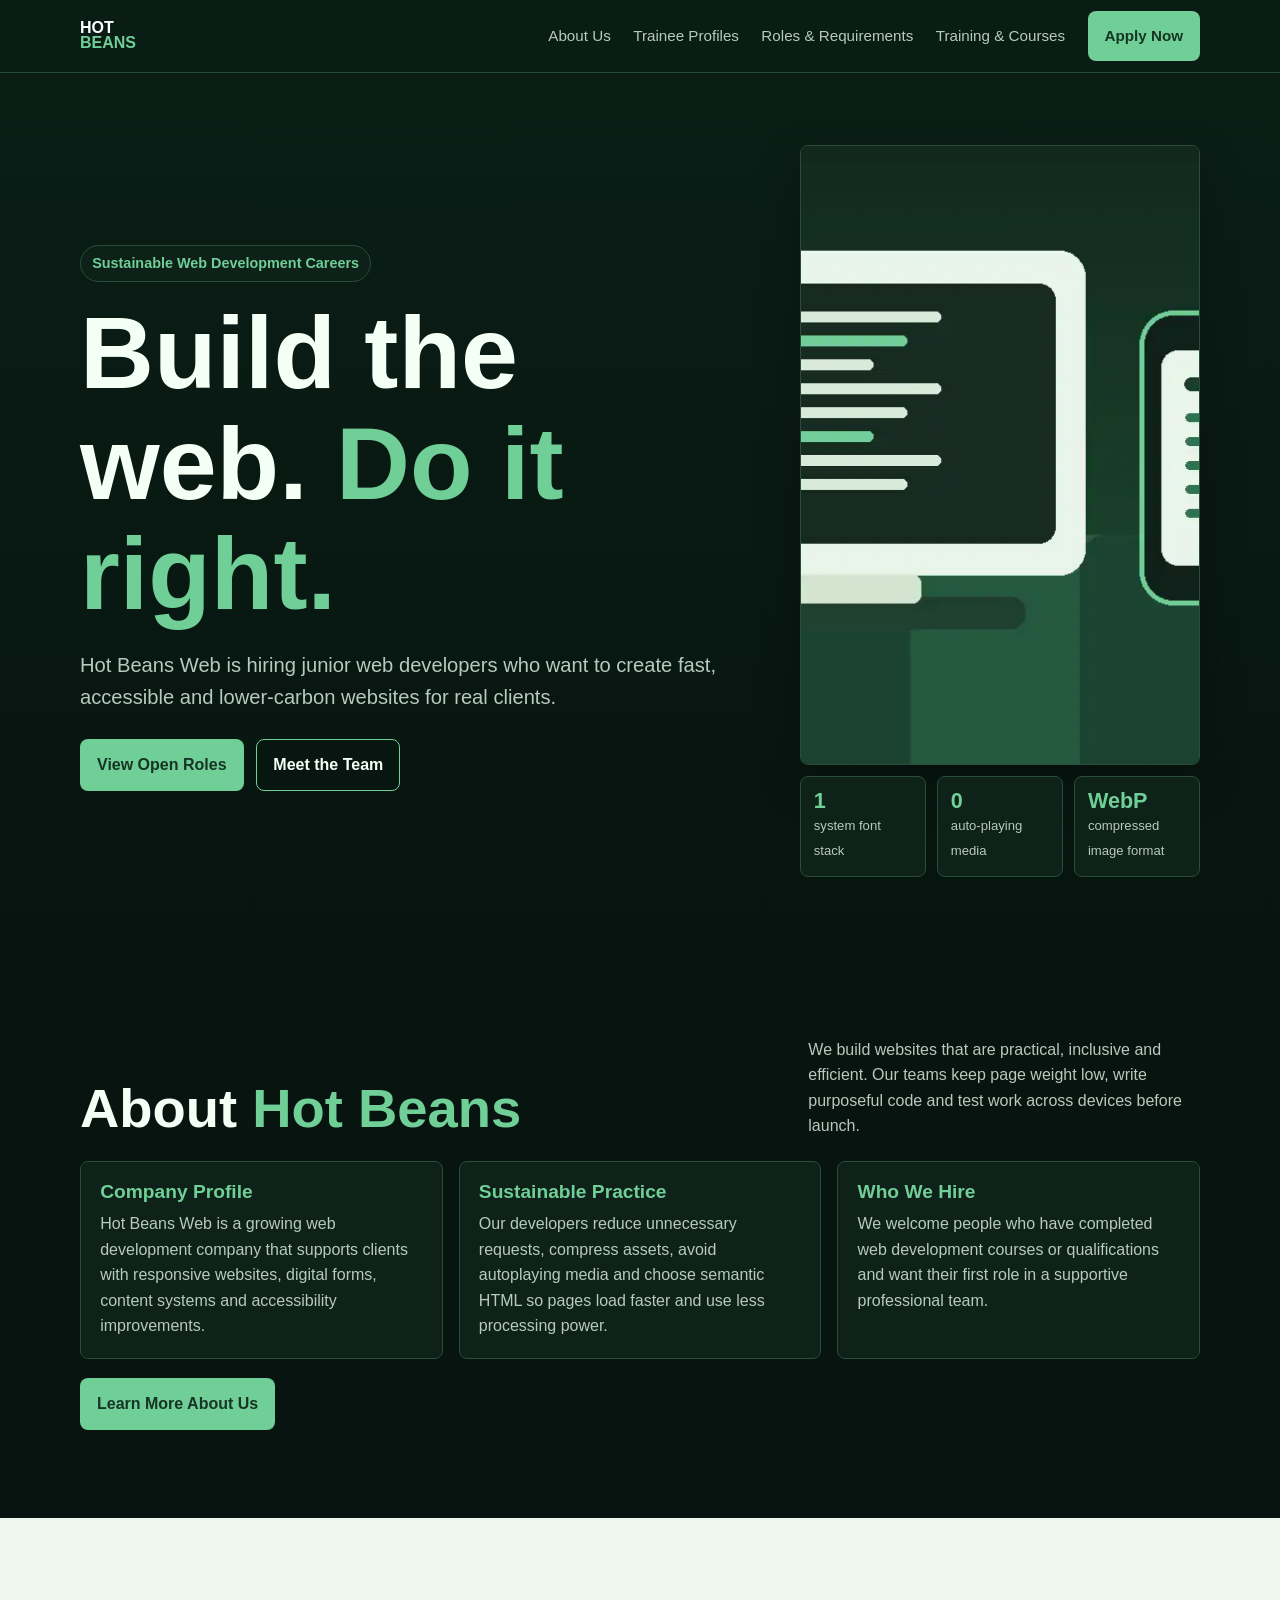
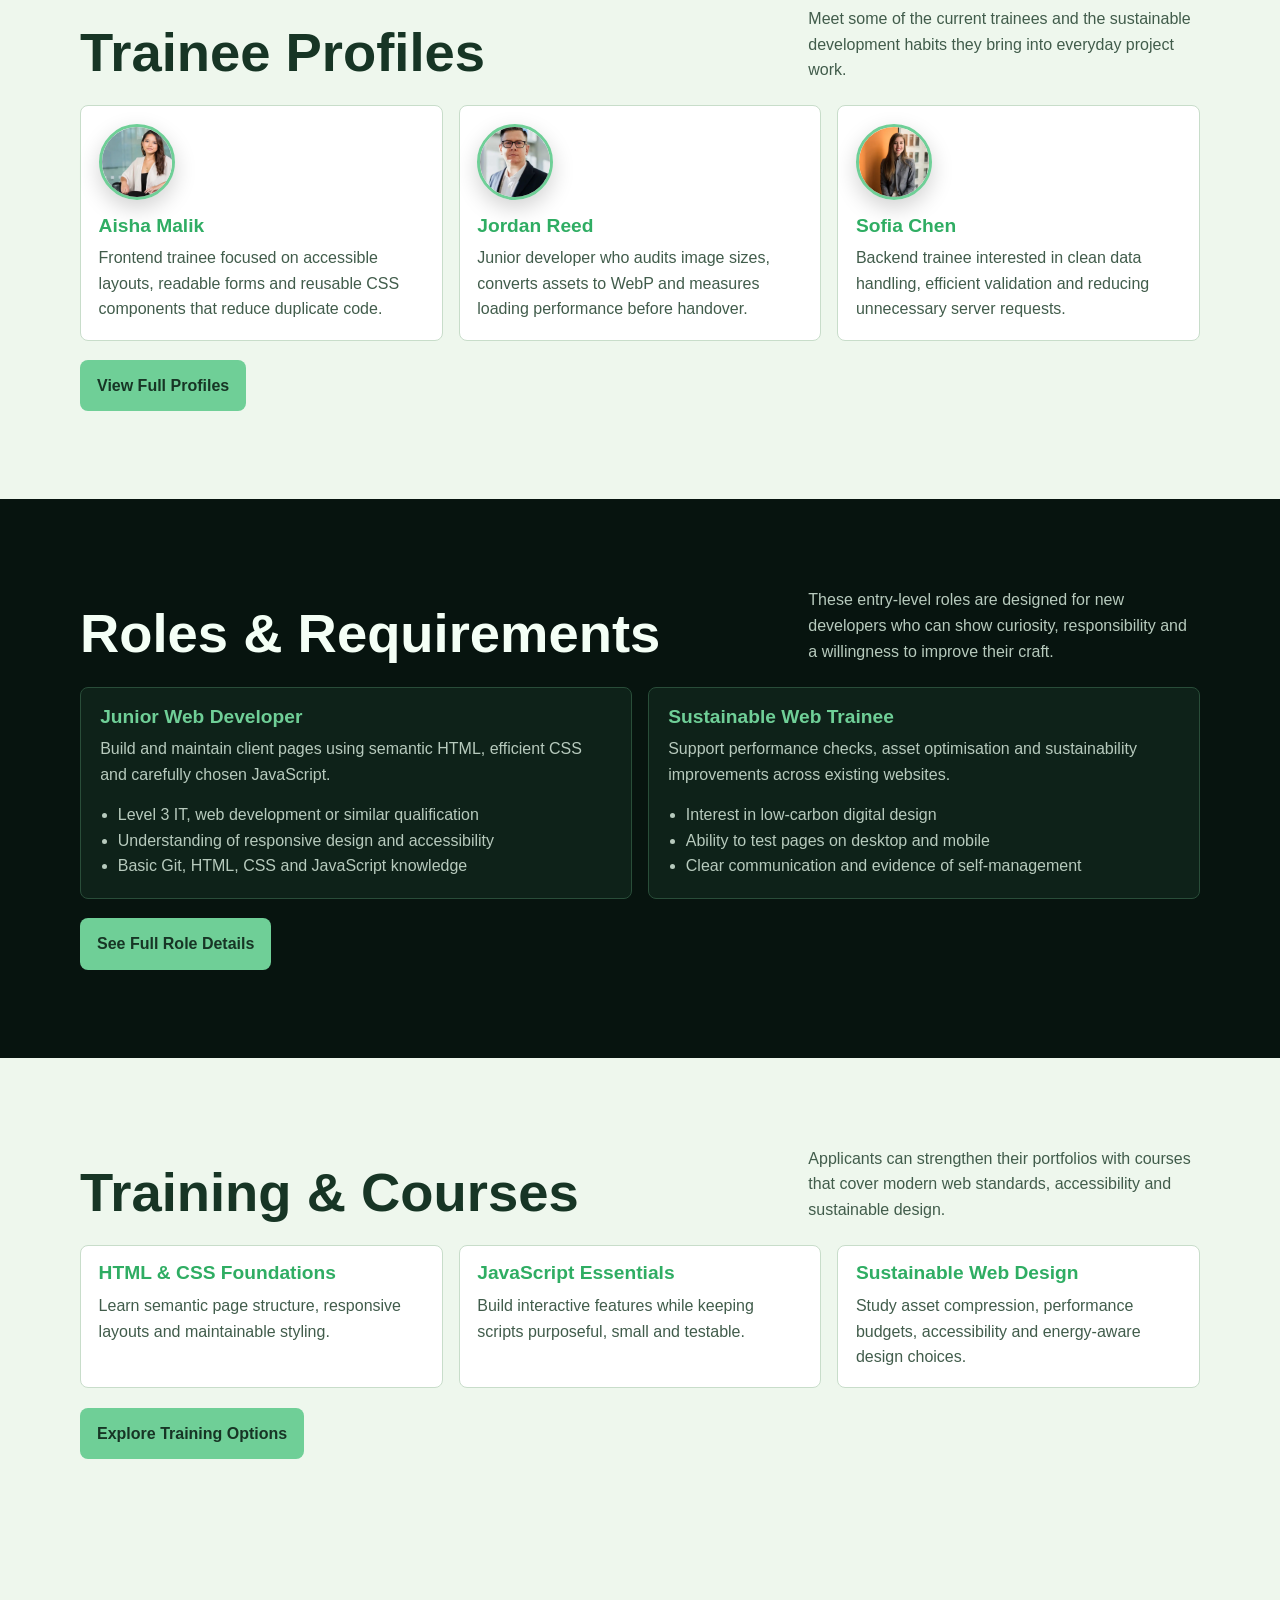
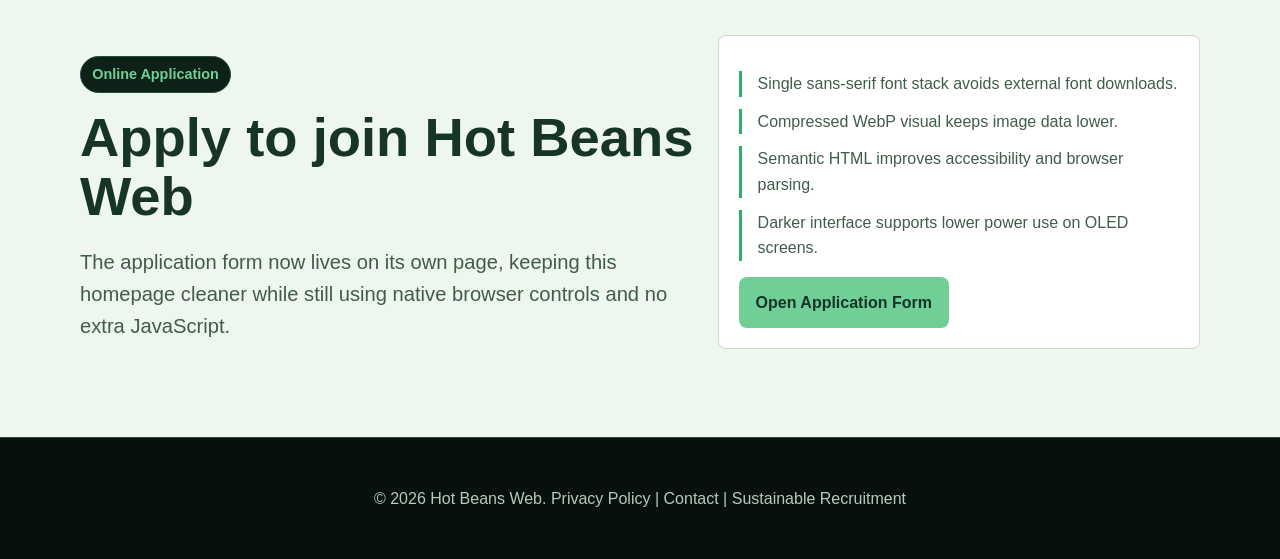
<file: index.html>
<!doctype html>
<html lang="en">
<head>
  <meta charset="utf-8">
  <meta name="viewport" content="width=device-width, initial-scale=1">
  <meta name="description" content="Hot Beans Web recruitment page for trainee web developers interested in sustainable, accessible website development.">
  <meta name="theme-color" content="#07140f">
  <link rel="preload" href="./assets/low-carbon-workspace.webp" as="image" type="image/webp">
  <title>Hot Beans Web | Sustainable Web Careers</title>
  <link rel="stylesheet" href="style.css">
</head>
<body>
  <a class="skip-link" href="#main">Skip to content</a>
  <header>
    <nav class="nav" aria-label="Main navigation">
      <a class="brand" href="#top" aria-label="Hot Beans Web home">HOT <span>BEANS</span></a>
      <input class="nav-toggle" type="checkbox" id="nav-toggle" aria-label="Toggle navigation">
      <label class="menu-button" for="nav-toggle" aria-label="Open navigation"><span class="menu-icon"></span></label>
      <ul class="nav-links">
        <li><a href="about.html">About Us</a></li>
        <li><a href="trainee.html">Trainee Profiles</a></li>
        <li><a href="roles.html">Roles &amp; Requirements</a></li>
        <li><a href="training.html">Training &amp; Courses</a></li>
        <li><a class="button apply" href="form.html">Apply Now</a></li>
      </ul>
    </nav>
  </header>

  <main id="main">
    <section class="hero" id="top">
      <div class="wrap hero-grid">
        <div>
          <p class="eyebrow">Sustainable Web Development Careers</p>
          <h1>Build the web. <span>Do it right.</span></h1>
          <p class="lead">Hot Beans Web is hiring junior web developers who want to create fast, accessible and lower-carbon websites for real clients.</p>
          <div class="hero-actions">
            <a class="button" href="roles.html">View Open Roles</a>
            <a class="button secondary" href="trainee.html">Meet the Team</a>
          </div>
        </div>
        <div class="hero-media" aria-label="Low-carbon web development workspace illustration">
          <img src="./assets/low-carbon-workspace.webp" width="960" height="620" alt="Illustration of a dark low-carbon web development workspace with laptop, mobile preview and green interface elements" fetchpriority="high">
          <div class="stats" aria-label="Website sustainability highlights">
            <div class="stat"><strong>1</strong><span>system font stack</span></div>
            <div class="stat"><strong>0</strong><span>auto-playing media</span></div>
            <div class="stat"><strong>WebP</strong><span>compressed image format</span></div>
          </div>
        </div>
      </div>
    </section>

    <section id="about">
      <div class="wrap">
        <div class="section-head">
          <h2>About <span class="accent">Hot Beans</span></h2>
          <p>We build websites that are practical, inclusive and efficient. Our teams keep page weight low, write purposeful code and test work across devices before launch.</p>
        </div>
        <div class="cards">
          <article class="card">
            <h3>Company Profile</h3>
            <p>Hot Beans Web is a growing web development company that supports clients with responsive websites, digital forms, content systems and accessibility improvements.</p>
          </article>
          <article class="card">
            <h3>Sustainable Practice</h3>
            <p>Our developers reduce unnecessary requests, compress assets, avoid autoplaying media and choose semantic HTML so pages load faster and use less processing power.</p>
          </article>
          <article class="card">
            <h3>Who We Hire</h3>
            <p>We welcome people who have completed web development courses or qualifications and want their first role in a supportive professional team.</p>
          </article>
        </div>
        <div class="section-action">
          <a class="button" href="about.html">Learn More About Us</a>
        </div>
      </div>
    </section>

    <section class="light" id="trainees">
      <div class="wrap">
        <div class="section-head">
          <h2>Trainee Profiles</h2>
          <p>Meet some of the current trainees and the sustainable development habits they bring into everyday project work.</p>
        </div>
        <div class="profiles">
          <article class="profile">
            <img class="avatar" src="./assets/aisha-malik.webp" width="420" height="420" alt="Portrait of Aisha Malik" loading="lazy">
            <h3>Aisha Malik</h3>
            <p>Frontend trainee focused on accessible layouts, readable forms and reusable CSS components that reduce duplicate code.</p>
          </article>
          <article class="profile">
            <img class="avatar" src="./assets/jordan-reed.webp" width="420" height="420" alt="Portrait of Jordan Reed" loading="lazy">
            <h3>Jordan Reed</h3>
            <p>Junior developer who audits image sizes, converts assets to WebP and measures loading performance before handover.</p>
          </article>
          <article class="profile">
            <img class="avatar" src="./assets/sofia-chen.webp" width="420" height="420" alt="Portrait of Sofia Chen" loading="lazy">
            <h3>Sofia Chen</h3>
            <p>Backend trainee interested in clean data handling, efficient validation and reducing unnecessary server requests.</p>
          </article>
        </div>
        <div class="section-action">
          <a class="button" href="trainee.html">View Full Profiles</a>
        </div>
      </div>
    </section>

    <section id="roles">
      <div class="wrap">
        <div class="section-head">
          <h2>Roles &amp; Requirements</h2>
          <p>These entry-level roles are designed for new developers who can show curiosity, responsibility and a willingness to improve their craft.</p>
        </div>
        <div class="roles">
          <article class="role">
            <h3>Junior Web Developer</h3>
            <p>Build and maintain client pages using semantic HTML, efficient CSS and carefully chosen JavaScript.</p>
            <ul>
              <li>Level 3 IT, web development or similar qualification</li>
              <li>Understanding of responsive design and accessibility</li>
              <li>Basic Git, HTML, CSS and JavaScript knowledge</li>
            </ul>
          </article>
          <article class="role">
            <h3>Sustainable Web Trainee</h3>
            <p>Support performance checks, asset optimisation and sustainability improvements across existing websites.</p>
            <ul>
              <li>Interest in low-carbon digital design</li>
              <li>Ability to test pages on desktop and mobile</li>
              <li>Clear communication and evidence of self-management</li>
            </ul>
          </article>
        </div>
        <div class="section-action">
          <a class="button" href="roles.html">See Full Role Details</a>
        </div>
      </div>
    </section>

    <section class="light" id="courses">
      <div class="wrap">
        <div class="section-head">
          <h2>Training &amp; Courses</h2>
          <p>Applicants can strengthen their portfolios with courses that cover modern web standards, accessibility and sustainable design.</p>
        </div>
        <div class="course-grid">
          <article class="course">
            <h3>HTML &amp; CSS Foundations</h3>
            <p>Learn semantic page structure, responsive layouts and maintainable styling.</p>
          </article>
          <article class="course">
            <h3>JavaScript Essentials</h3>
            <p>Build interactive features while keeping scripts purposeful, small and testable.</p>
          </article>
          <article class="course">
            <h3>Sustainable Web Design</h3>
            <p>Study asset compression, performance budgets, accessibility and energy-aware design choices.</p>
          </article>
        </div>
        <div class="section-action">
          <a class="button" href="training.html">Explore Training Options</a>
        </div>
      </div>
    </section>

    <section id="apply" class="light">
      <div class="wrap split-cta">
        <div>
          <p class="eyebrow">Online Application</p>
          <h2>Apply to join Hot Beans Web</h2>
          <p class="lead">The application form now lives on its own page, keeping this homepage cleaner while still using native browser controls and no extra JavaScript.</p>
        </div>
        <div class="form-panel">
          <ul class="sustainability-list">
            <li>Single sans-serif font stack avoids external font downloads.</li>
            <li>Compressed WebP visual keeps image data lower.</li>
            <li>Semantic HTML improves accessibility and browser parsing.</li>
            <li>Darker interface supports lower power use on OLED screens.</li>
          </ul>
          <a class="button apply-cta" href="form.html">Open Application Form</a>
        </div>
      </div>
    </section>
  </main>

  <footer>
    <div class="wrap">
      <p>&copy; 2026 Hot Beans Web. Privacy Policy | Contact | Sustainable Recruitment</p>
    </div>
  </footer>
</body>
</html>
</file>
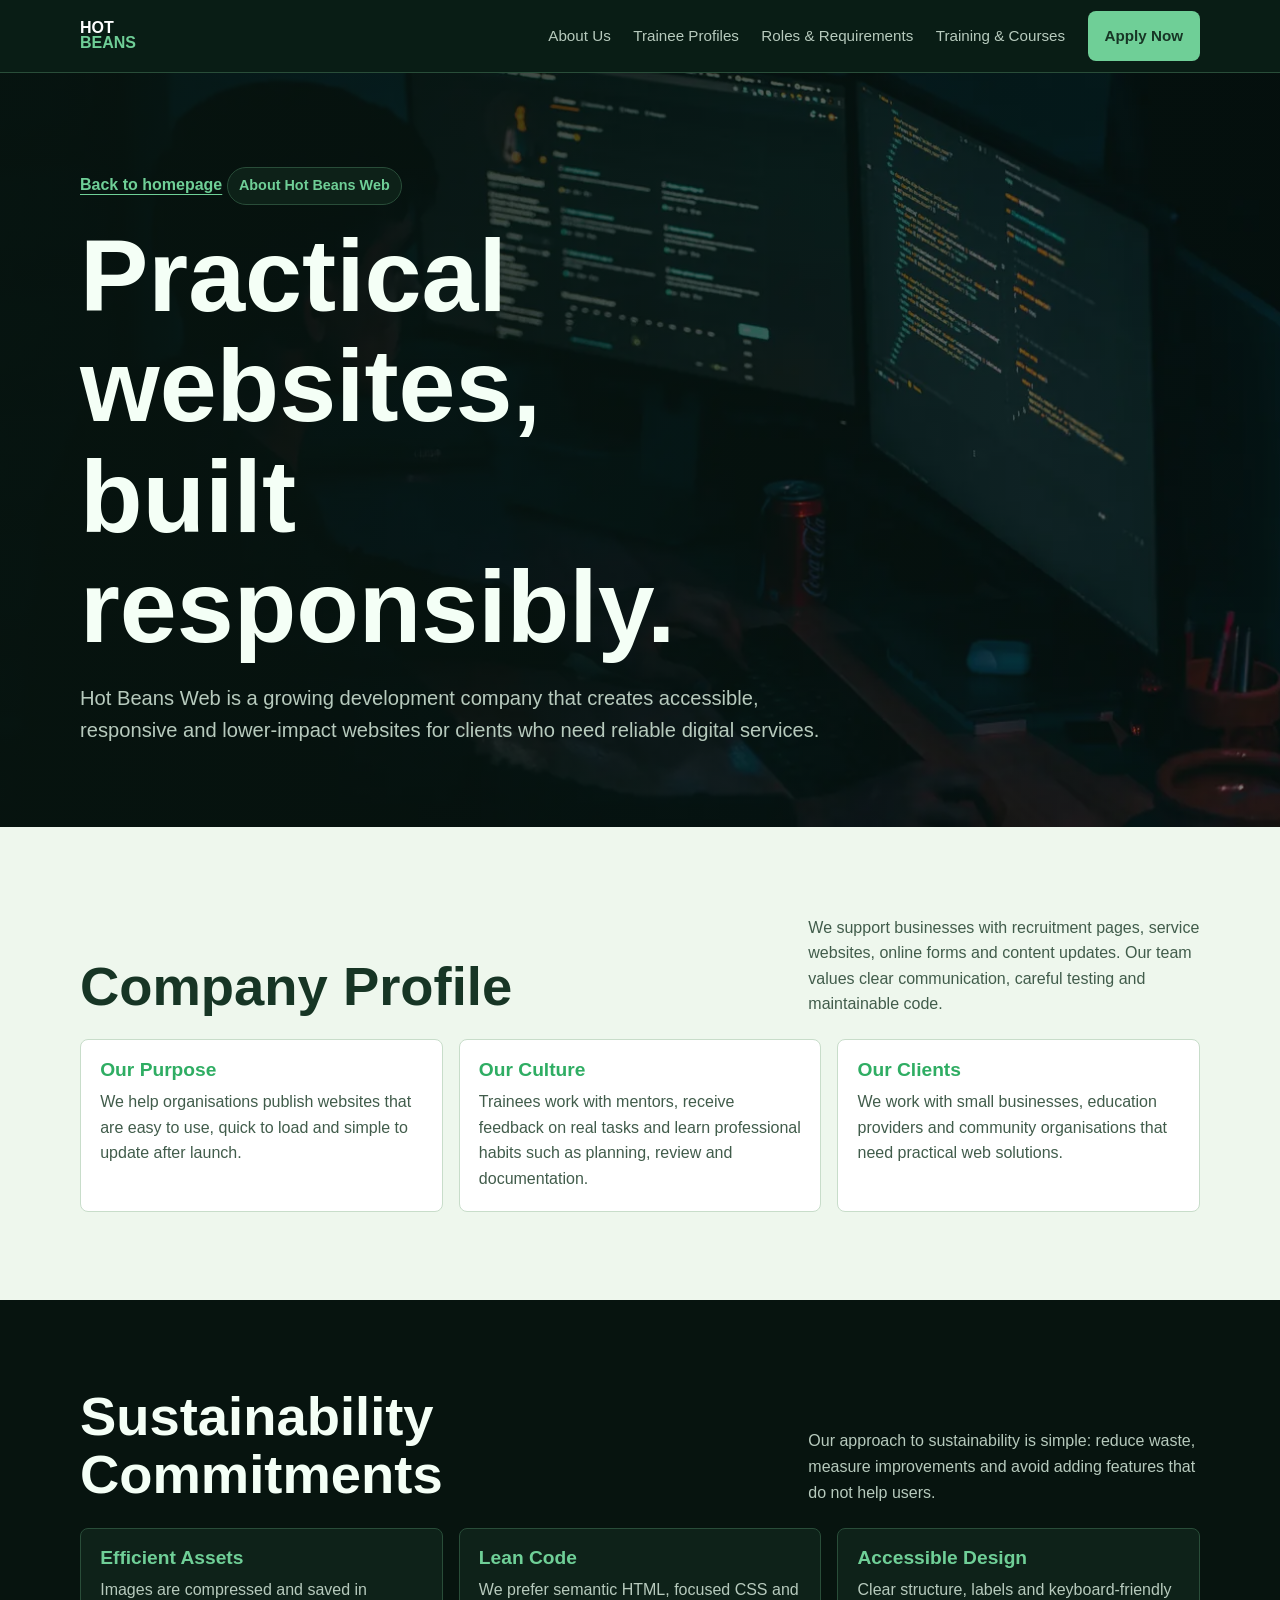
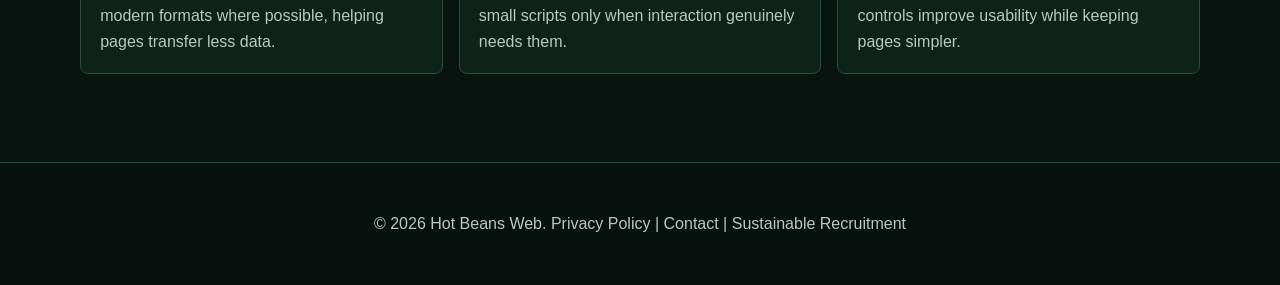
<file: about.html>
<!doctype html>
<html lang="en">
<head>
  <meta charset="utf-8">
  <meta name="viewport" content="width=device-width, initial-scale=1">
  <meta name="description" content="Learn about Hot Beans Web, its values, sustainability commitments and workplace culture.">
  <meta name="theme-color" content="#07140f">
  <title>About Us | Hot Beans Web</title>
  <link rel="stylesheet" href="style.css">
</head>
<body>
  <a class="skip-link" href="#main">Skip to content</a>
  <header>
    <nav class="nav" aria-label="Main navigation">
      <a class="brand" href="index.html" aria-label="Hot Beans Web home">HOT <span>BEANS</span></a>
      <input class="nav-toggle" type="checkbox" id="nav-toggle" aria-label="Toggle navigation">
      <label class="menu-button" for="nav-toggle" aria-label="Open navigation"><span class="menu-icon"></span></label>
      <ul class="nav-links">
        <li><a href="about.html">About Us</a></li>
        <li><a href="trainee.html">Trainee Profiles</a></li>
        <li><a href="roles.html">Roles &amp; Requirements</a></li>
        <li><a href="training.html">Training &amp; Courses</a></li>
        <li><a class="button apply" href="form.html">Apply Now</a></li>
      </ul>
    </nav>
  </header>

  <main id="main">
    <section class="page-hero about-hero">
      <div class="wrap">
        <a class="back-link" href="index.html">Back to homepage</a>
        <p class="eyebrow">About Hot Beans Web</p>
        <h1>Practical websites, built responsibly.</h1>
        <p class="lead">Hot Beans Web is a growing development company that creates accessible, responsive and lower-impact websites for clients who need reliable digital services.</p>
      </div>
    </section>

    <section class="light">
      <div class="wrap">
        <div class="section-head">
          <h2>Company Profile</h2>
          <p>We support businesses with recruitment pages, service websites, online forms and content updates. Our team values clear communication, careful testing and maintainable code.</p>
        </div>
        <div class="cards">
          <article class="card">
            <h3>Our Purpose</h3>
            <p>We help organisations publish websites that are easy to use, quick to load and simple to update after launch.</p>
          </article>
          <article class="card">
            <h3>Our Culture</h3>
            <p>Trainees work with mentors, receive feedback on real tasks and learn professional habits such as planning, review and documentation.</p>
          </article>
          <article class="card">
            <h3>Our Clients</h3>
            <p>We work with small businesses, education providers and community organisations that need practical web solutions.</p>
          </article>
        </div>
      </div>
    </section>

    <section>
      <div class="wrap">
        <div class="section-head">
          <h2>Sustainability Commitments</h2>
          <p>Our approach to sustainability is simple: reduce waste, measure improvements and avoid adding features that do not help users.</p>
        </div>
        <div class="cards">
          <article class="card">
            <h3>Efficient Assets</h3>
            <p>Images are compressed and saved in modern formats where possible, helping pages transfer less data.</p>
          </article>
          <article class="card">
            <h3>Lean Code</h3>
            <p>We prefer semantic HTML, focused CSS and small scripts only when interaction genuinely needs them.</p>
          </article>
          <article class="card">
            <h3>Accessible Design</h3>
            <p>Clear structure, labels and keyboard-friendly controls improve usability while keeping pages simpler.</p>
          </article>
        </div>
      </div>
    </section>
  </main>

  <footer>
    <div class="wrap">
      <p>&copy; 2026 Hot Beans Web. Privacy Policy | Contact | Sustainable Recruitment</p>
    </div>
  </footer>
</body>
</html>
</file>
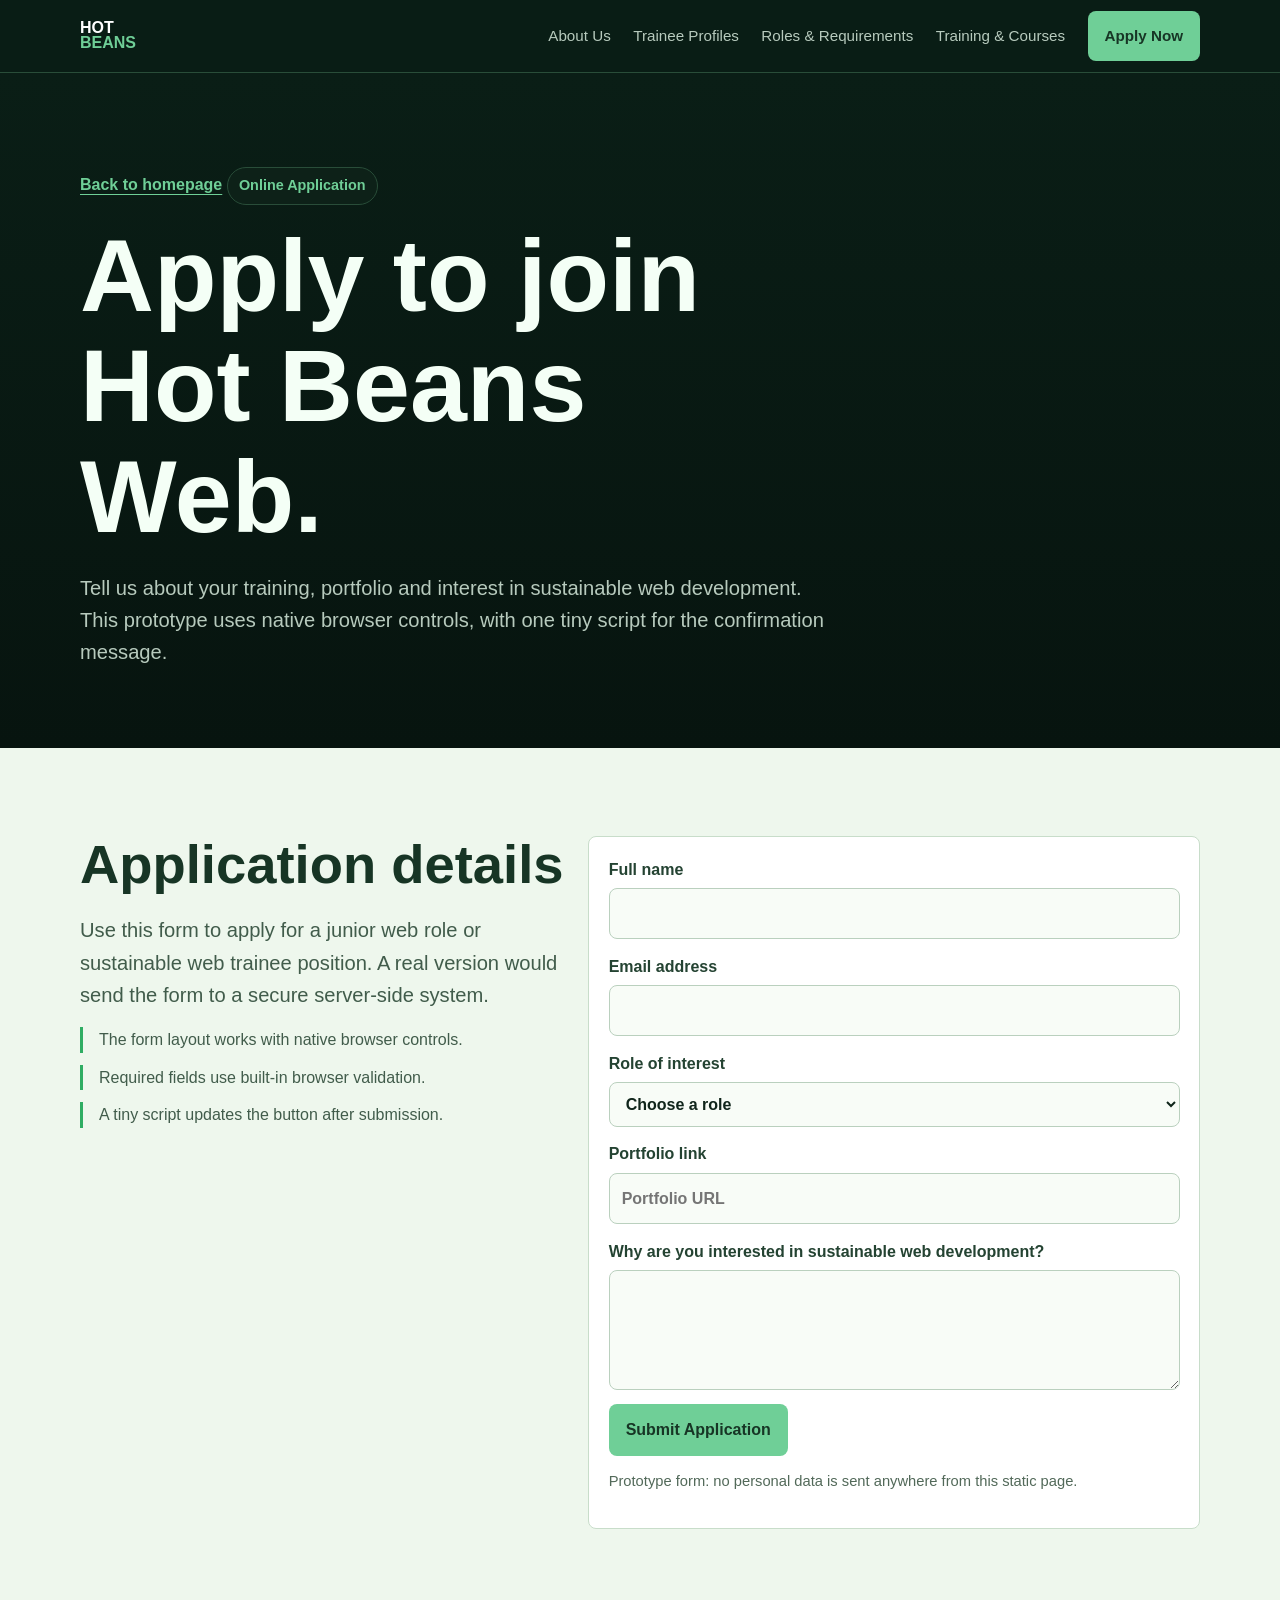
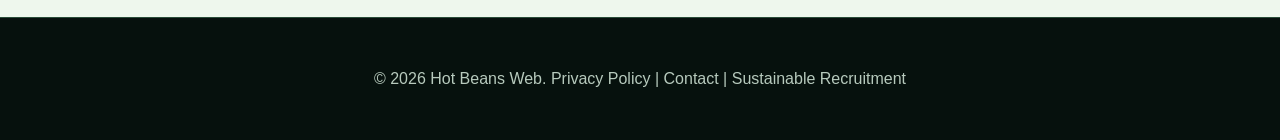
<file: form.html>
<!doctype html>
<html lang="en">
<head>
  <meta charset="utf-8">
  <meta name="viewport" content="width=device-width, initial-scale=1">
  <meta name="description" content="Apply for junior web developer and sustainable web trainee roles at Hot Beans Web.">
  <meta name="theme-color" content="#07140f">
  <title>Apply Now | Hot Beans Web</title>
  <link rel="stylesheet" href="style.css">
  <script src="script.js" defer></script>
</head>
<body>
  <a class="skip-link" href="#main">Skip to content</a>
  <header>
    <nav class="nav" aria-label="Main navigation">
      <a class="brand" href="index.html" aria-label="Hot Beans Web home">HOT <span>BEANS</span></a>
      <input class="nav-toggle" type="checkbox" id="nav-toggle" aria-label="Toggle navigation">
      <label class="menu-button" for="nav-toggle" aria-label="Open navigation"><span class="menu-icon"></span></label>
      <ul class="nav-links">
        <li><a href="about.html">About Us</a></li>
        <li><a href="trainee.html">Trainee Profiles</a></li>
        <li><a href="roles.html">Roles &amp; Requirements</a></li>
        <li><a href="training.html">Training &amp; Courses</a></li>
        <li><a class="button apply" href="form.html">Apply Now</a></li>
      </ul>
    </nav>
  </header>

  <main id="main">
    <section class="page-hero">
      <div class="wrap">
        <a class="back-link" href="index.html">Back to homepage</a>
        <p class="eyebrow">Online Application</p>
        <h1>Apply to join Hot Beans Web.</h1>
        <p class="lead">Tell us about your training, portfolio and interest in sustainable web development. This prototype uses native browser controls, with one tiny script for the confirmation message.</p>
      </div>
    </section>

    <section class="light">
      <div class="wrap form-grid">
        <div>
          <h2>Application details</h2>
          <p class="lead">Use this form to apply for a junior web role or sustainable web trainee position. A real version would send the form to a secure server-side system.</p>
          <ul class="sustainability-list">
            <li>The form layout works with native browser controls.</li>
            <li>Required fields use built-in browser validation.</li>
            <li>A tiny script updates the button after submission.</li>
          </ul>
        </div>
        <form class="form-panel" action="#" method="post" data-application-form>
          <label>
            Full name
            <input name="name" autocomplete="name" required>
          </label>
          <label>
            Email address
            <input type="email" name="email" autocomplete="email" required>
          </label>
          <label>
            Role of interest
            <select name="role" autocomplete="organization-title" required>
              <option value="">Choose a role</option>
              <option>Junior Web Developer</option>
              <option>Sustainable Web Trainee</option>
              <option>Work Experience Placement</option>
            </select>
          </label>
          <label>
            Portfolio link
            <input type="url" name="portfolio" placeholder="Portfolio URL" autocomplete="url">
          </label>
          <label>
            Why are you interested in sustainable web development?
            <textarea name="message" autocomplete="off" required></textarea>
          </label>
          <button class="button" type="submit" data-submit-button>Submit Application</button>
          <p class="note" data-form-message>Prototype form: no personal data is sent anywhere from this static page.</p>
        </form>
      </div>
    </section>
  </main>

  <footer>
    <div class="wrap">
      <p>&copy; 2026 Hot Beans Web. Privacy Policy | Contact | Sustainable Recruitment</p>
    </div>
  </footer>
</body>
</html>
</file>
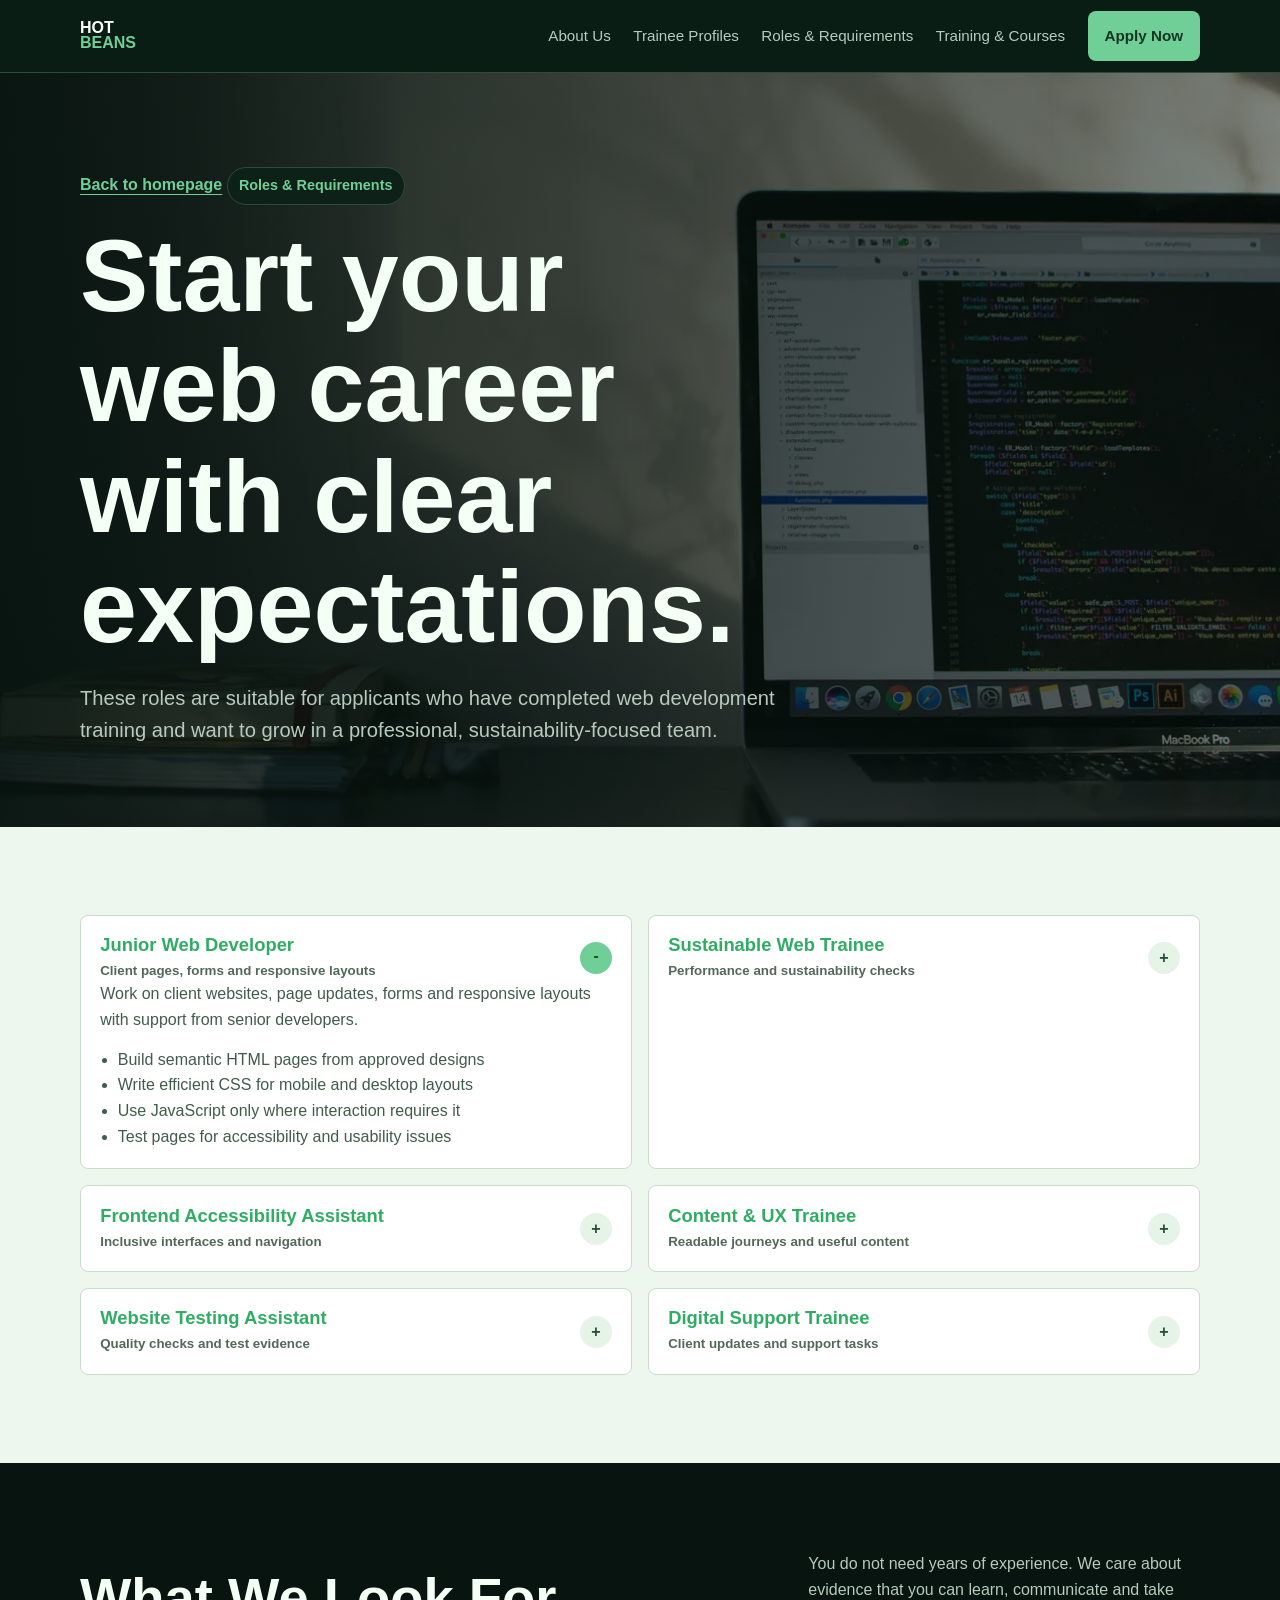
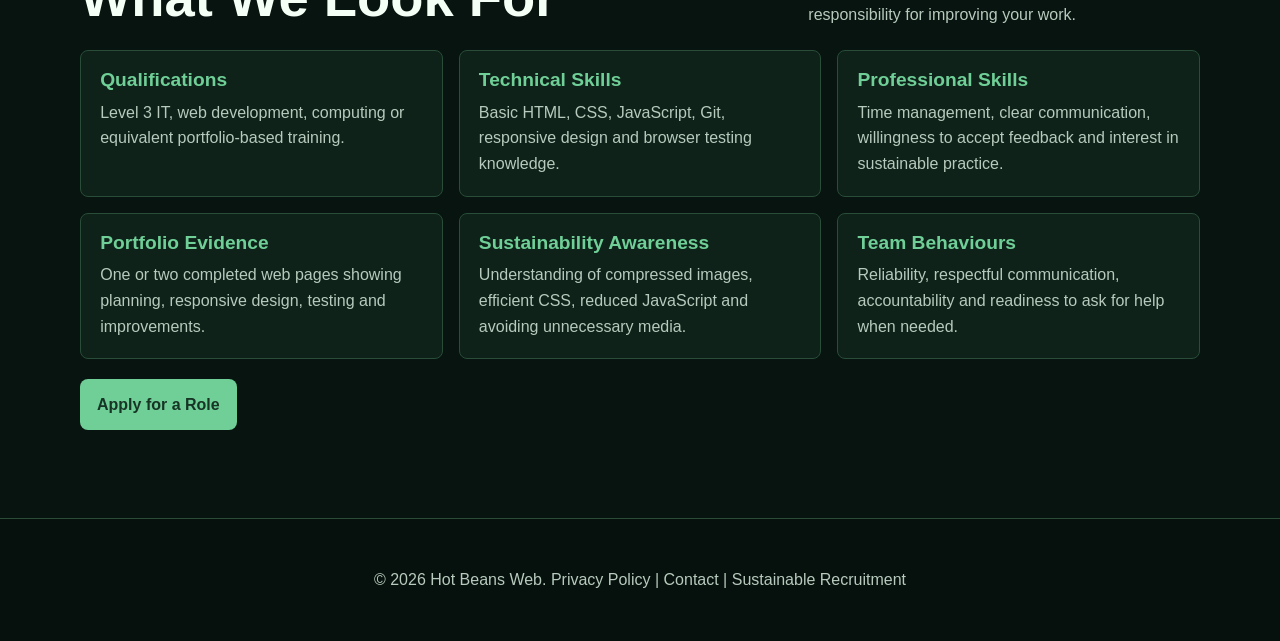
<file: roles.html>
<!doctype html>
<html lang="en">
<head>
  <meta charset="utf-8">
  <meta name="viewport" content="width=device-width, initial-scale=1">
  <meta name="description" content="Job roles, responsibilities and qualification requirements for Hot Beans Web applicants.">
  <meta name="theme-color" content="#07140f">
  <title>Roles & Requirements | Hot Beans Web</title>
  <link rel="stylesheet" href="style.css">
</head>
<body>
  <a class="skip-link" href="#main">Skip to content</a>
  <header>
    <nav class="nav" aria-label="Main navigation">
      <a class="brand" href="index.html" aria-label="Hot Beans Web home">HOT <span>BEANS</span></a>
      <input class="nav-toggle" type="checkbox" id="nav-toggle" aria-label="Toggle navigation">
      <label class="menu-button" for="nav-toggle" aria-label="Open navigation"><span class="menu-icon"></span></label>
      <ul class="nav-links">
        <li><a href="about.html">About Us</a></li>
        <li><a href="trainee.html">Trainee Profiles</a></li>
        <li><a href="roles.html">Roles &amp; Requirements</a></li>
        <li><a href="training.html">Training &amp; Courses</a></li>
        <li><a class="button apply" href="form.html">Apply Now</a></li>
      </ul>
    </nav>
  </header>

  <main id="main">
    <section class="page-hero roles-hero">
      <div class="wrap">
        <a class="back-link" href="index.html">Back to homepage</a>
        <p class="eyebrow">Roles &amp; Requirements</p>
        <h1>Start your web career with clear expectations.</h1>
        <p class="lead">These roles are suitable for applicants who have completed web development training and want to grow in a professional, sustainability-focused team.</p>
      </div>
    </section>

    <section class="light">
      <div class="wrap">
        <div class="roles">
          <details class="role interactive-card" open>
            <summary>
              <span>
                <strong>Junior Web Developer</strong>
                <small>Client pages, forms and responsive layouts</small>
              </span>
            </summary>
            <p>Work on client websites, page updates, forms and responsive layouts with support from senior developers.</p>
            <ul>
              <li>Build semantic HTML pages from approved designs</li>
              <li>Write efficient CSS for mobile and desktop layouts</li>
              <li>Use JavaScript only where interaction requires it</li>
              <li>Test pages for accessibility and usability issues</li>
            </ul>
          </details>
          <details class="role interactive-card">
            <summary>
              <span>
                <strong>Sustainable Web Trainee</strong>
                <small>Performance and sustainability checks</small>
              </span>
            </summary>
            <p>Support optimisation tasks and learn how to make websites faster, cleaner and easier to maintain.</p>
            <ul>
              <li>Compress images and record file-size improvements</li>
              <li>Check page load behaviour across devices</li>
              <li>Document sustainability decisions for client handover</li>
              <li>Help review pages against performance budgets</li>
            </ul>
          </details>
          <details class="role interactive-card">
            <summary>
              <span>
                <strong>Frontend Accessibility Assistant</strong>
                <small>Inclusive interfaces and navigation</small>
              </span>
            </summary>
            <p>Support accessibility improvements across client websites, forms and navigation systems.</p>
            <ul>
              <li>Good understanding of semantic HTML</li>
              <li>Ability to test pages with keyboard navigation</li>
              <li>Awareness of colour contrast and readable content</li>
              <li>Clear written notes for issues and fixes</li>
            </ul>
          </details>
          <details class="role interactive-card">
            <summary>
              <span>
                <strong>Content &amp; UX Trainee</strong>
                <small>Readable journeys and useful content</small>
              </span>
            </summary>
            <p>Help organise website content so pages are easier to scan, understand and navigate.</p>
            <ul>
              <li>Strong written communication</li>
              <li>Interest in user needs and simple page journeys</li>
              <li>Ability to improve headings, labels and link text</li>
              <li>Basic understanding of wireframes or page plans</li>
            </ul>
          </details>
          <details class="role interactive-card">
            <summary>
              <span>
                <strong>Website Testing Assistant</strong>
                <small>Quality checks and test evidence</small>
              </span>
            </summary>
            <p>Test websites before launch and record evidence of functionality, compatibility, usability and sustainability checks.</p>
            <ul>
              <li>Attention to detail</li>
              <li>Ability to test on mobile and desktop browsers</li>
              <li>Confidence completing test plans and test logs</li>
              <li>Understanding of common website errors</li>
            </ul>
          </details>
          <details class="role interactive-card">
            <summary>
              <span>
                <strong>Digital Support Trainee</strong>
                <small>Client updates and support tasks</small>
              </span>
            </summary>
            <p>Support clients after launch by making small content updates, checking forms and reporting website issues.</p>
            <ul>
              <li>Basic HTML and CMS editing confidence</li>
              <li>Professional email communication</li>
              <li>Good time management</li>
              <li>Willingness to learn from client feedback</li>
            </ul>
          </details>
        </div>
      </div>
    </section>

    <section>
      <div class="wrap">
        <div class="section-head">
          <h2>What We Look For</h2>
          <p>You do not need years of experience. We care about evidence that you can learn, communicate and take responsibility for improving your work.</p>
        </div>
        <div class="cards">
          <article class="card">
            <h3>Qualifications</h3>
            <p>Level 3 IT, web development, computing or equivalent portfolio-based training.</p>
          </article>
          <article class="card">
            <h3>Technical Skills</h3>
            <p>Basic HTML, CSS, JavaScript, Git, responsive design and browser testing knowledge.</p>
          </article>
          <article class="card">
            <h3>Professional Skills</h3>
            <p>Time management, clear communication, willingness to accept feedback and interest in sustainable practice.</p>
          </article>
          <article class="card">
            <h3>Portfolio Evidence</h3>
            <p>One or two completed web pages showing planning, responsive design, testing and improvements.</p>
          </article>
          <article class="card">
            <h3>Sustainability Awareness</h3>
            <p>Understanding of compressed images, efficient CSS, reduced JavaScript and avoiding unnecessary media.</p>
          </article>
          <article class="card">
            <h3>Team Behaviours</h3>
            <p>Reliability, respectful communication, accountability and readiness to ask for help when needed.</p>
          </article>
        </div>
        <div class="section-action">
          <a class="button" href="form.html">Apply for a Role</a>
        </div>
      </div>
    </section>
  </main>

  <footer>
    <div class="wrap">
      <p>&copy; 2026 Hot Beans Web. Privacy Policy | Contact | Sustainable Recruitment</p>
    </div>
  </footer>
</body>
</html>
</file>
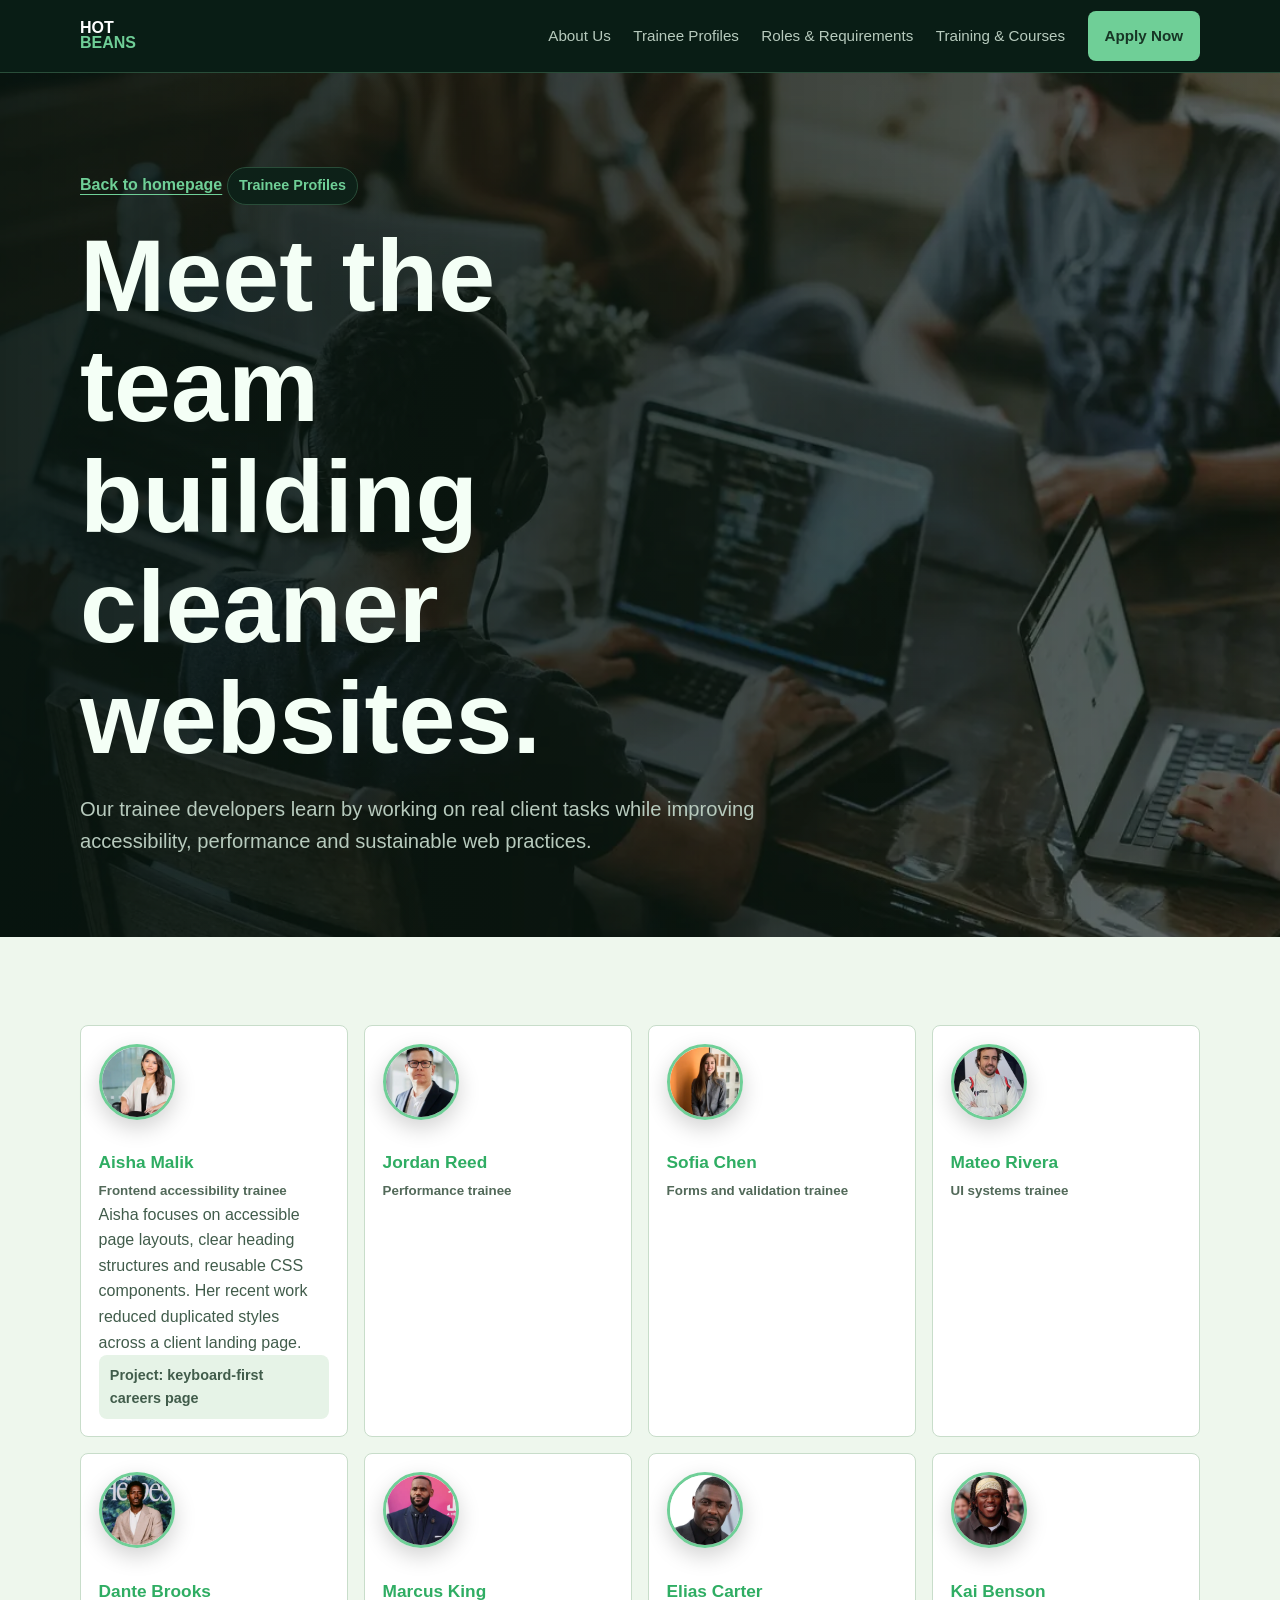
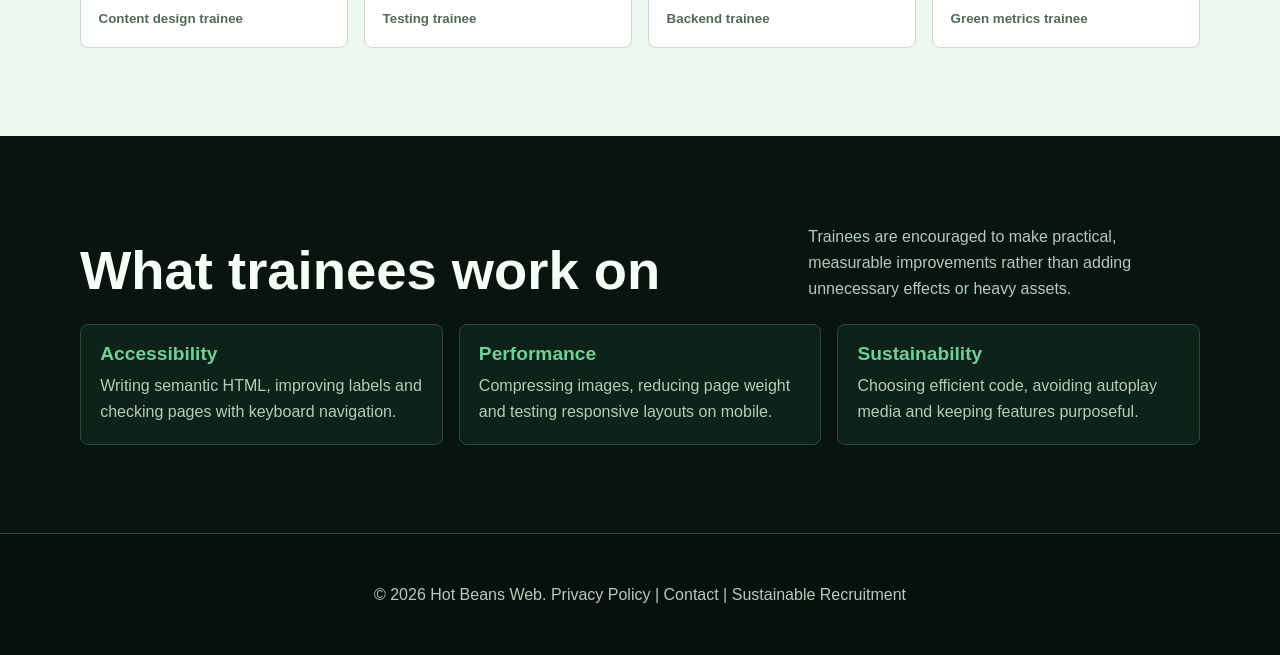
<file: trainee.html>
<!doctype html>
<html lang="en">
<head>
  <meta charset="utf-8">
  <meta name="viewport" content="width=device-width, initial-scale=1">
  <meta name="description" content="Profiles of Hot Beans Web trainee developers and their sustainable web development work.">
  <meta name="theme-color" content="#07140f">
  <title>Trainee Profiles | Hot Beans Web</title>
  <link rel="stylesheet" href="style.css">
</head>
<body>
  <a class="skip-link" href="#main">Skip to content</a>
  <header>
    <nav class="nav" aria-label="Main navigation">
      <a class="brand" href="index.html" aria-label="Hot Beans Web home">HOT <span>BEANS</span></a>
      <input class="nav-toggle" type="checkbox" id="nav-toggle" aria-label="Toggle navigation">
      <label class="menu-button" for="nav-toggle" aria-label="Open navigation"><span class="menu-icon"></span></label>
      <ul class="nav-links">
        <li><a href="about.html">About Us</a></li>
        <li><a href="trainee.html">Trainee Profiles</a></li>
        <li><a href="roles.html">Roles &amp; Requirements</a></li>
        <li><a href="training.html">Training &amp; Courses</a></li>
        <li><a class="button apply" href="form.html">Apply Now</a></li>
      </ul>
    </nav>
  </header>

  <main id="main">
    <section class="page-hero trainee-hero">
      <div class="wrap">
        <a class="back-link" href="index.html">Back to homepage</a>
        <p class="eyebrow">Trainee Profiles</p>
        <h1>Meet the team building cleaner websites.</h1>
        <p class="lead">Our trainee developers learn by working on real client tasks while improving accessibility, performance and sustainable web practices.</p>
      </div>
    </section>

    <section class="light">
      <div class="wrap">
        <div class="profiles profile-showcase">
          <details class="profile interactive-profile" open>
            <summary>
              <img class="avatar" src="./assets/aisha-malik.webp" width="420" height="420" alt="Portrait of Aisha Malik" loading="lazy">
              <span>
                <strong>Aisha Malik</strong>
                <small>Frontend accessibility trainee</small>
              </span>
            </summary>
            <p>Aisha focuses on accessible page layouts, clear heading structures and reusable CSS components. Her recent work reduced duplicated styles across a client landing page.</p>
            <p class="profile-tag">Project: keyboard-first careers page</p>
          </details>
          <details class="profile interactive-profile">
            <summary>
              <img class="avatar" src="./assets/jordan-reed.webp" width="420" height="420" alt="Portrait of Jordan Reed" loading="lazy">
              <span>
                <strong>Jordan Reed</strong>
                <small>Performance trainee</small>
              </span>
            </summary>
            <p>Jordan audits image sizes and converts suitable assets to WebP. He compares before-and-after load times so clients can see performance improvements clearly.</p>
            <p class="profile-tag">Project: image compression report</p>
          </details>
          <details class="profile interactive-profile">
            <summary>
              <img class="avatar" src="./assets/sofia-chen.webp" width="420" height="420" alt="Portrait of Sofia Chen" loading="lazy">
              <span>
                <strong>Sofia Chen</strong>
                <small>Forms and validation trainee</small>
              </span>
            </summary>
            <p>Sofia supports form builds and data validation. She keeps interactions lightweight by using native browser features before adding JavaScript.</p>
            <p class="profile-tag">Project: low-script application flow</p>
          </details>
          <details class="profile interactive-profile">
            <summary>
              <img class="avatar" src="./assets/mateo-rivera.webp" width="420" height="420" alt="Portrait of Mateo Rivera" loading="lazy">
              <span>
                <strong>Mateo Rivera</strong>
                <small>UI systems trainee</small>
              </span>
            </summary>
            <p>Mateo creates small reusable interface patterns so teams do not rewrite the same CSS across every project. He likes clean navigation and tidy component states.</p>
            <p class="profile-tag">Project: reusable card system</p>
          </details>
          <details class="profile interactive-profile">
            <summary>
              <img class="avatar" src="./assets/dante-brooks.webp" width="420" height="420" alt="Portrait of Dante Brooks" loading="lazy">
              <span>
                <strong>Dante Brooks</strong>
                <small>Content design trainee</small>
              </span>
            </summary>
            <p>Dante works on clearer page copy, accessible link text and content layouts that help visitors scan quickly without loading unnecessary media.</p>
            <p class="profile-tag">Project: careers content refresh</p>
          </details>
          <details class="profile interactive-profile">
            <summary>
              <img class="avatar" src="./assets/marcus-king.webp" width="420" height="420" alt="Portrait of Marcus King" loading="lazy">
              <span>
                <strong>Marcus King</strong>
                <small>Testing trainee</small>
              </span>
            </summary>
            <p>Marcus checks pages on mobile, tablet and desktop. He records usability issues and turns feedback into practical fixes before launch.</p>
            <p class="profile-tag">Project: responsive test schedule</p>
          </details>
          <details class="profile interactive-profile">
            <summary>
              <img class="avatar" src="./assets/elias-carter.webp" width="420" height="420" alt="Portrait of Elias Carter" loading="lazy">
              <span>
                <strong>Elias Carter</strong>
                <small>Backend trainee</small>
              </span>
            </summary>
            <p>Elias supports efficient data handling and simple server-side validation plans. He focuses on keeping requests purposeful and secure.</p>
            <p class="profile-tag">Project: secure form handover notes</p>
          </details>
          <details class="profile interactive-profile">
            <summary>
              <img class="avatar" src="./assets/kai-benson.webp" width="420" height="420" alt="Portrait of Kai Benson" loading="lazy">
              <span>
                <strong>Kai Benson</strong>
                <small>Green metrics trainee</small>
              </span>
            </summary>
            <p>Kai compares page weight, image formats and load times before and after optimisation. He turns sustainability goals into measurable evidence.</p>
            <p class="profile-tag">Project: performance budget tracker</p>
          </details>
        </div>
      </div>
    </section>

    <section>
      <div class="wrap">
        <div class="section-head">
          <h2>What trainees work on</h2>
          <p>Trainees are encouraged to make practical, measurable improvements rather than adding unnecessary effects or heavy assets.</p>
        </div>
        <div class="cards">
          <article class="card">
            <h3>Accessibility</h3>
            <p>Writing semantic HTML, improving labels and checking pages with keyboard navigation.</p>
          </article>
          <article class="card">
            <h3>Performance</h3>
            <p>Compressing images, reducing page weight and testing responsive layouts on mobile.</p>
          </article>
          <article class="card">
            <h3>Sustainability</h3>
            <p>Choosing efficient code, avoiding autoplay media and keeping features purposeful.</p>
          </article>
        </div>
      </div>
    </section>
  </main>

  <footer>
    <div class="wrap">
      <p>&copy; 2026 Hot Beans Web. Privacy Policy | Contact | Sustainable Recruitment</p>
    </div>
  </footer>
</body>
</html>
</file>
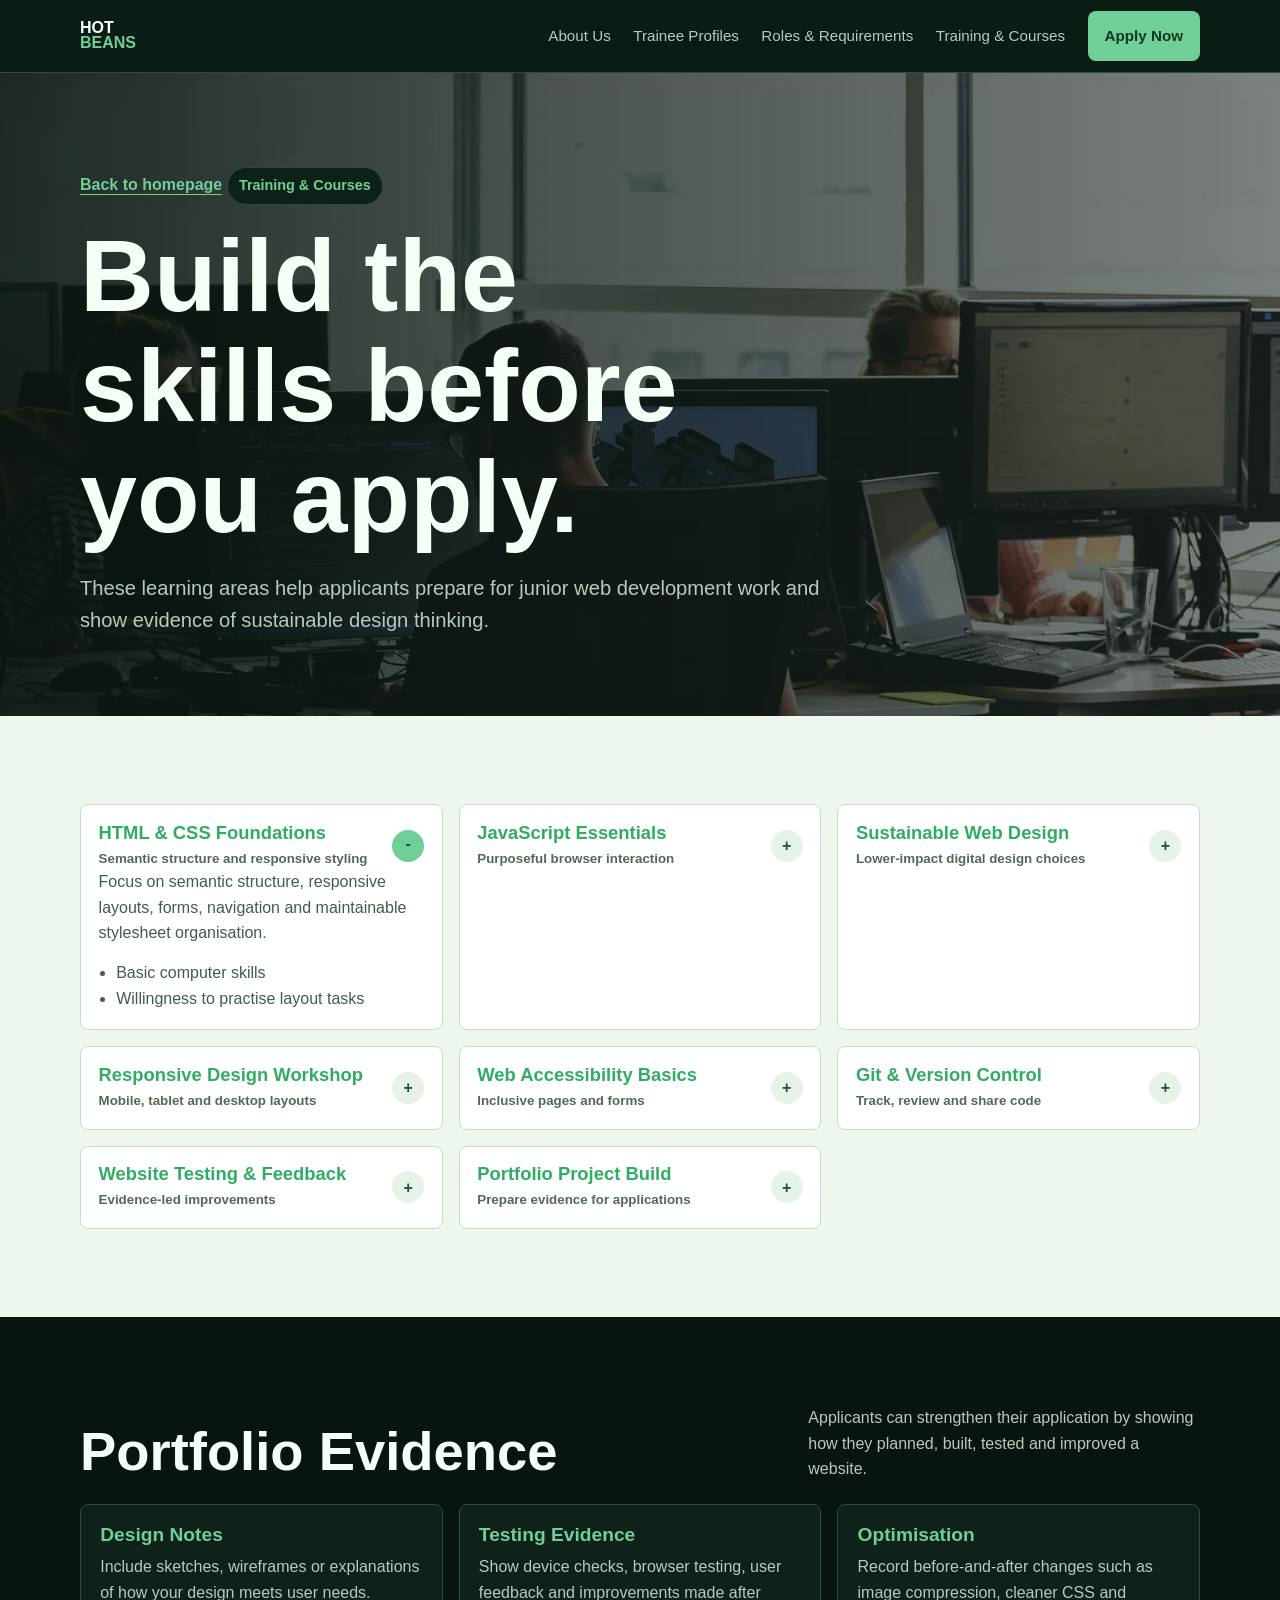
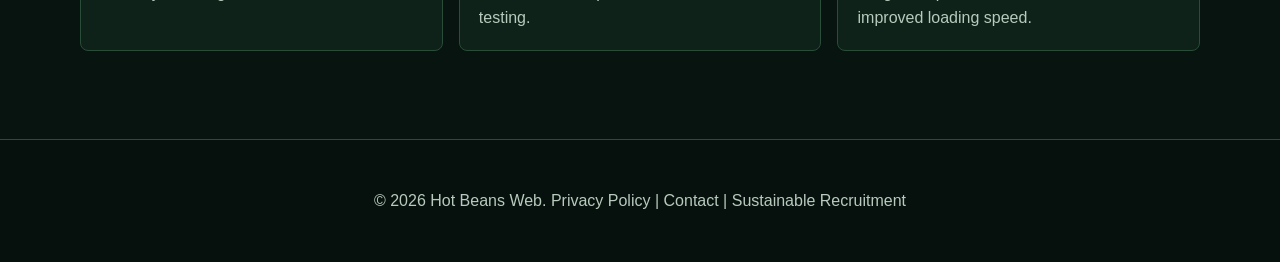
<file: training.html>
<!doctype html>
<html lang="en">
<head>
  <meta charset="utf-8">
  <meta name="viewport" content="width=device-width, initial-scale=1">
  <meta name="description" content="Recommended web development training and courses for Hot Beans Web applicants.">
  <meta name="theme-color" content="#07140f">
  <title>Training & Courses | Hot Beans Web</title>
  <link rel="stylesheet" href="style.css">
</head>
<body>
  <a class="skip-link" href="#main">Skip to content</a>
  <header>
    <nav class="nav" aria-label="Main navigation">
      <a class="brand" href="index.html" aria-label="Hot Beans Web home">HOT <span>BEANS</span></a>
      <input class="nav-toggle" type="checkbox" id="nav-toggle" aria-label="Toggle navigation">
      <label class="menu-button" for="nav-toggle" aria-label="Open navigation"><span class="menu-icon"></span></label>
      <ul class="nav-links">
        <li><a href="about.html">About Us</a></li>
        <li><a href="trainee.html">Trainee Profiles</a></li>
        <li><a href="roles.html">Roles &amp; Requirements</a></li>
        <li><a href="training.html">Training &amp; Courses</a></li>
        <li><a class="button apply" href="form.html">Apply Now</a></li>
      </ul>
    </nav>
  </header>

  <main id="main">
    <section class="page-hero training-hero">
      <div class="wrap">
        <a class="back-link" href="index.html">Back to homepage</a>
        <p class="eyebrow">Training &amp; Courses</p>
        <h1>Build the skills before you apply.</h1>
        <p class="lead">These learning areas help applicants prepare for junior web development work and show evidence of sustainable design thinking.</p>
      </div>
    </section>

    <section class="light">
      <div class="wrap">
        <div class="course-grid">
          <details class="course interactive-card" open>
            <summary>
              <span>
                <strong>HTML &amp; CSS Foundations</strong>
                <small>Semantic structure and responsive styling</small>
              </span>
            </summary>
            <p>Focus on semantic structure, responsive layouts, forms, navigation and maintainable stylesheet organisation.</p>
            <ul>
              <li>Basic computer skills</li>
              <li>Willingness to practise layout tasks</li>
            </ul>
          </details>
          <details class="course interactive-card">
            <summary>
              <span>
                <strong>JavaScript Essentials</strong>
                <small>Purposeful browser interaction</small>
              </span>
            </summary>
            <p>Learn DOM interaction, validation, progressive enhancement and how to keep scripts small and purposeful.</p>
            <ul>
              <li>Confident with HTML forms and CSS selectors</li>
              <li>Basic problem-solving skills</li>
            </ul>
          </details>
          <details class="course interactive-card">
            <summary>
              <span>
                <strong>Sustainable Web Design</strong>
                <small>Lower-impact digital design choices</small>
              </span>
            </summary>
            <p>Study image compression, page weight, performance budgets, accessibility and dark interface considerations.</p>
            <ul>
              <li>Basic web design knowledge</li>
              <li>Interest in low-carbon digital practice</li>
            </ul>
          </details>
          <details class="course interactive-card">
            <summary>
              <span>
                <strong>Responsive Design Workshop</strong>
                <small>Mobile, tablet and desktop layouts</small>
              </span>
            </summary>
            <p>Learn how to design and test layouts for phones, tablets and desktop screens using flexible grids and media queries.</p>
            <ul>
              <li>HTML and CSS foundation skills</li>
              <li>Access to a browser for testing</li>
            </ul>
          </details>
          <details class="course interactive-card">
            <summary>
              <span>
                <strong>Web Accessibility Basics</strong>
                <small>Inclusive pages and forms</small>
              </span>
            </summary>
            <p>Cover headings, alt text, colour contrast, form labels and keyboard navigation so websites work for more users.</p>
            <ul>
              <li>Awareness of semantic HTML</li>
              <li>Ability to review pages carefully</li>
            </ul>
          </details>
          <details class="course interactive-card">
            <summary>
              <span>
                <strong>Git &amp; Version Control</strong>
                <small>Track, review and share code</small>
              </span>
            </summary>
            <p>Practise tracking changes, writing useful commit messages and working safely on shared website projects.</p>
            <ul>
              <li>Basic command-line confidence</li>
              <li>A small website project to practise with</li>
            </ul>
          </details>
          <details class="course interactive-card">
            <summary>
              <span>
                <strong>Website Testing &amp; Feedback</strong>
                <small>Evidence-led improvements</small>
              </span>
            </summary>
            <p>Learn how to test functionality, compatibility and usability, then record changes made after user feedback.</p>
            <ul>
              <li>Completed draft website or prototype</li>
              <li>Access to at least two device sizes</li>
            </ul>
          </details>
          <details class="course interactive-card">
            <summary>
              <span>
                <strong>Portfolio Project Build</strong>
                <small>Prepare evidence for applications</small>
              </span>
            </summary>
            <p>Create a small recruitment-style website and document your design decisions, testing evidence and optimisation work.</p>
            <ul>
              <li>Completed beginner HTML/CSS course</li>
              <li>Interest in applying for junior roles</li>
            </ul>
          </details>
        </div>
      </div>
    </section>

    <section>
      <div class="wrap">
        <div class="section-head">
          <h2>Portfolio Evidence</h2>
          <p>Applicants can strengthen their application by showing how they planned, built, tested and improved a website.</p>
        </div>
        <div class="cards">
          <article class="card">
            <h3>Design Notes</h3>
            <p>Include sketches, wireframes or explanations of how your design meets user needs.</p>
          </article>
          <article class="card">
            <h3>Testing Evidence</h3>
            <p>Show device checks, browser testing, user feedback and improvements made after testing.</p>
          </article>
          <article class="card">
            <h3>Optimisation</h3>
            <p>Record before-and-after changes such as image compression, cleaner CSS and improved loading speed.</p>
          </article>
        </div>
      </div>
    </section>
  </main>

  <footer>
    <div class="wrap">
      <p>&copy; 2026 Hot Beans Web. Privacy Policy | Contact | Sustainable Recruitment</p>
    </div>
  </footer>
</body>
</html>
</file>
<file: style.css>
:root {
  color-scheme: dark;
  --bg: #07140f;
  --panel: #0e2219;
  --panel-2: #11291f;
  --surface: #eef7ed;
  --ink: #f4fff6;
  --muted: #b7cabd;
  --dark-text: #173525;
  --line: #294d39;
  --accent: #6fcf97;
  --accent-2: #2fad63;
  --warning: #e8c16a;
  --radius: 8px;
  --shadow: 0 18px 45px rgba(0, 0, 0, .24);
  font-family: Arial, Helvetica, sans-serif;
}

* {
  box-sizing: border-box;
}

html {
  scroll-behavior: smooth;
}

body {
  margin: 0;
  background: var(--bg);
  color: var(--ink);
  line-height: 1.6;
  font-family: Arial, Helvetica, sans-serif;
  animation: page-fade .55s ease-out both;
}

img,
input,
select,
textarea,
button {
  max-width: 100%;
  font: inherit;
}

a {
  color: inherit;
  text-decoration-color: var(--accent);
  text-underline-offset: .22em;
}

.skip-link {
  position: absolute;
  left: 1rem;
  top: -4rem;
  z-index: 10;
  padding: .7rem 1rem;
  background: var(--accent);
  color: var(--dark-text);
  border-radius: var(--radius);
  font-weight: 700;
}

.skip-link:focus {
  top: 1rem;
}

header {
  position: sticky;
  top: 0;
  z-index: 5;
  background: rgba(10, 31, 22, .96);
  border-bottom: 1px solid var(--line);
}

.nav {
  width: min(1120px, calc(100% - 2rem));
  min-height: 72px;
  margin: 0 auto;
  display: flex;
  align-items: center;
  justify-content: space-between;
  gap: 1.2rem;
}

.brand {
  display: inline-grid;
  color: #fff;
  font-weight: 900;
  line-height: .92;
  letter-spacing: 0;
  text-decoration: none;
}

.brand span {
  color: var(--accent);
}

.menu-button {
  display: none;
  width: 44px;
  height: 44px;
  margin-left: auto;
  border: 1px solid var(--line);
  border-radius: var(--radius);
  place-items: center;
  color: var(--ink);
  cursor: pointer;
}

.nav-toggle {
  position: absolute;
  inline-size: 1px;
  block-size: 1px;
  overflow: hidden;
  clip: rect(0 0 0 0);
  white-space: nowrap;
}

.menu-icon,
.menu-icon::before,
.menu-icon::after {
  display: block;
  width: 20px;
  height: 2px;
  background: var(--ink);
  content: "";
}

.menu-icon::before {
  transform: translateY(-7px);
}

.menu-icon::after {
  transform: translateY(5px);
}

.nav-links {
  display: flex;
  align-items: center;
  justify-content: flex-end;
  flex: 1;
  gap: clamp(.7rem, 2vw, 1.4rem);
  margin: 0;
  padding: 0;
  list-style: none;
  color: var(--muted);
  font-size: .95rem;
}

.nav-links a {
  text-decoration: none;
}

.nav-links a:hover,
.nav-links a:focus {
  color: var(--ink);
}

.button {
  display: inline-flex;
  align-items: center;
  justify-content: center;
  min-height: 44px;
  padding: .75rem 1rem;
  border: 1px solid transparent;
  border-radius: var(--radius);
  background: var(--accent);
  color: var(--dark-text);
  font-weight: 800;
  text-decoration: none;
  transition: transform .2s ease, box-shadow .2s ease, background-color .2s ease;
}

.button.secondary {
  background: transparent;
  color: var(--ink);
  border-color: var(--accent);
}

.button:hover,
.button:focus {
  transform: translateY(-2px);
  box-shadow: 0 10px 24px rgba(0, 0, 0, .2);
}

.button.is-sent {
  background: #1a3d2b;
  color: #fff;
}

main {
  overflow: hidden;
}

section {
  padding: clamp(3rem, 8vw, 5.5rem) 0;
}

.wrap {
  width: min(1120px, calc(100% - 2rem));
  margin: 0 auto;
}

.hero {
  min-height: calc(92vh - 72px);
  display: grid;
  align-items: center;
  padding: clamp(2.4rem, 6vw, 4.5rem) 0;
  background: linear-gradient(180deg, #0a1e16 0%, #07140f 100%);
}

.hero-grid {
  display: grid;
  grid-template-columns: minmax(0, 1fr) minmax(280px, 400px);
  gap: clamp(1.5rem, 5vw, 3rem);
  align-items: center;
  animation: rise-in .65s ease-out both;
}

.eyebrow {
  display: inline-flex;
  width: fit-content;
  margin-bottom: 1rem;
  padding: .38rem .7rem;
  border: 1px solid var(--line);
  border-radius: 999px;
  color: var(--accent);
  background: #0d2118;
  font-size: .9rem;
  font-weight: 700;
}

h1,
h2,
h3 {
  margin: 0;
  line-height: 1.08;
  letter-spacing: 0;
}

h1,
.page-hero .eyebrow,
.page-hero .lead,
.hero .eyebrow,
.hero .lead,
.section-head h2,
.section-head p {
  animation: text-rise .7s ease-out both;
}

.hero .lead,
.page-hero .lead,
.section-head p {
  animation-delay: .12s;
}

h1 {
  max-width: 11ch;
  font-size: clamp(3rem, 8vw, 6.7rem);
}

h1 span,
.accent {
  color: var(--accent);
}

.lead {
  max-width: 62ch;
  margin: 1.2rem 0 0;
  color: var(--muted);
  font-size: clamp(1.04rem, 2vw, 1.26rem);
}

.hero-actions {
  display: flex;
  flex-wrap: wrap;
  gap: .8rem;
  margin-top: 1.6rem;
}

.hero-media {
  position: relative;
  width: min(100%, 400px);
  justify-self: end;
}

.hero-media img {
  display: block;
  width: 100%;
  aspect-ratio: 31 / 20;
  object-fit: cover;
  object-position: center 72%;
  border-radius: var(--radius);
  border: 1px solid var(--line);
  box-shadow: var(--shadow);
}

.stats {
  display: grid;
  grid-template-columns: repeat(3, 1fr);
  gap: .7rem;
  margin-top: .7rem;
}

.stat,
.card,
.profile,
.role,
.course,
.form-panel {
  border: 1px solid var(--line);
  border-radius: var(--radius);
  background: var(--panel);
}

.stat {
  padding: .8rem;
}

.stat strong {
  display: block;
  color: var(--accent);
  font-size: 1.35rem;
  line-height: 1;
}

.stat span {
  color: var(--muted);
  font-size: .82rem;
}

.section-head {
  display: grid;
  grid-template-columns: minmax(0, .8fr) minmax(280px, .45fr);
  gap: 2rem;
  align-items: end;
  margin-bottom: 1.4rem;
}

.section-head p {
  margin: 0;
  color: var(--muted);
}

h2 {
  font-size: clamp(2rem, 5vw, 3.4rem);
}

.cards {
  display: grid;
  grid-template-columns: repeat(3, 1fr);
  gap: 1rem;
}

.card {
  padding: 1.2rem;
}

.card,
.profile,
.role,
.course,
.form-panel,
.stat {
  transition: transform .22s ease, box-shadow .22s ease, border-color .22s ease;
}

.card:hover,
.profile:hover,
.role:hover,
.course:hover,
.form-panel:hover,
.stat:hover {
  transform: translateY(-4px);
  box-shadow: 0 14px 34px rgba(0, 0, 0, .16);
  border-color: var(--accent);
}

.card h3,
.profile h3,
.role h3,
.course h3 {
  margin-bottom: .55rem;
  color: var(--accent);
  font-size: 1.2rem;
}

.card p,
.profile p,
.role p,
.course p {
  margin: 0;
  color: var(--muted);
}

.profiles {
  display: grid;
  grid-template-columns: repeat(3, 1fr);
  gap: 1rem;
}

.profile {
  padding: 1.1rem;
  background: var(--panel-2);
}

.profile-showcase {
  grid-template-columns: repeat(4, 1fr);
}

.interactive-profile {
  cursor: pointer;
}

.interactive-profile summary {
  display: grid;
  gap: .85rem;
  list-style: none;
}

.interactive-profile summary::-webkit-details-marker {
  display: none;
}

.interactive-profile summary span {
  display: grid;
  gap: .2rem;
}

.interactive-profile summary strong {
  color: var(--accent-2);
  font-size: 1.08rem;
}

.interactive-profile summary small {
  color: #526959;
  font-weight: 700;
}

.interactive-profile[open] {
  border-color: var(--accent-2);
}

.interactive-profile[open] p {
  animation: profile-open .22s ease-out both;
}

.interactive-card {
  cursor: pointer;
}

.interactive-card summary {
  display: flex;
  align-items: center;
  justify-content: space-between;
  gap: 1rem;
  list-style: none;
}

.interactive-card summary::-webkit-details-marker {
  display: none;
}

.interactive-card summary span {
  display: grid;
  gap: .28rem;
}

.interactive-card summary strong {
  color: var(--accent-2);
  font-size: 1.15rem;
  line-height: 1.12;
}

.interactive-card summary small {
  color: #526959;
  font-weight: 700;
}

.interactive-card summary::after {
  content: "+";
  width: 32px;
  height: 32px;
  flex: 0 0 32px;
  display: grid;
  place-items: center;
  border-radius: 50%;
  background: #e6f3e7;
  color: #245236;
  font-weight: 900;
  transition: transform .22s ease, background-color .22s ease;
}

.interactive-card[open] {
  border-color: var(--accent-2);
}

.interactive-card[open] summary::after {
  content: "-";
  transform: rotate(180deg);
  background: var(--accent);
}

.interactive-card[open] p,
.interactive-card[open] ul {
  animation: profile-open .25s ease-out both;
}

.interactive-card:hover summary::after,
.interactive-card:focus-within summary::after {
  transform: scale(1.08);
}

.profile-tag {
  margin-top: .85rem;
  padding: .55rem .7rem;
  border-radius: var(--radius);
  background: #e6f3e7;
  color: #245236;
  font-weight: 800;
  font-size: .9rem;
}

.avatar {
  width: 76px;
  height: 76px;
  margin-bottom: 1rem;
  border-radius: 50%;
  display: block;
  object-fit: cover;
  border: 3px solid var(--accent);
  box-shadow: 0 8px 22px rgba(0, 0, 0, .18);
}

.roles {
  display: grid;
  grid-template-columns: 1fr 1fr;
  gap: 1rem;
}

.role {
  padding: 1.2rem;
}

.role ul,
.course ul {
  margin: .9rem 0 0;
  padding-left: 1.1rem;
  color: var(--muted);
}

.course-grid {
  display: grid;
  grid-template-columns: repeat(3, 1fr);
  gap: 1rem;
}

.course {
  padding: 1.1rem;
}

.light {
  background: var(--surface);
  color: var(--dark-text);
}

.light .section-head p,
.light .lead,
.light .card p,
.light .profile p,
.light .role p,
.light .course p,
.light li {
  color: #415c4b;
}

.light .card,
.light .profile,
.light .role,
.light .course,
.light .form-panel {
  border-color: #c8ddca;
  background: #fff;
}

.light h3,
.light .accent {
  color: var(--accent-2);
}

.form-grid {
  display: grid;
  grid-template-columns: .8fr 1fr;
  gap: 1.2rem;
  align-items: start;
}

.split-cta {
  display: grid;
  grid-template-columns: .9fr .7fr;
  gap: 1.2rem;
  align-items: center;
}

.section-action {
  margin-top: 1.2rem;
}

.apply-cta {
  margin-top: 1rem;
}

.page-hero {
  position: relative;
  padding: clamp(3rem, 7vw, 5rem) 0;
  background: linear-gradient(180deg, #0a1e16 0%, #07140f 100%);
}

.page-hero .wrap {
  position: relative;
  z-index: 1;
}

.trainee-hero {
  min-height: 430px;
  display: grid;
  align-items: center;
  background:
    linear-gradient(90deg, rgba(7, 20, 15, .9) 0%, rgba(7, 20, 15, .7) 48%, rgba(7, 20, 15, .5) 100%),
    url("./assets/trainee-team-background.webp") center / cover no-repeat;
}

.about-hero,
.roles-hero,
.training-hero {
  min-height: 430px;
  display: grid;
  align-items: center;
}

.about-hero {
  background:
    linear-gradient(90deg, rgba(7, 20, 15, .9) 0%, rgba(7, 20, 15, .72) 48%, rgba(7, 20, 15, .5) 100%),
    url("./assets/about-background.webp") center / cover no-repeat;
}

.roles-hero {
  background:
    linear-gradient(90deg, rgba(7, 20, 15, .92) 0%, rgba(7, 20, 15, .74) 48%, rgba(7, 20, 15, .52) 100%),
    url("./assets/roles-background.webp") center / cover no-repeat;
}

.training-hero {
  background:
    linear-gradient(90deg, rgba(7, 20, 15, .88) 0%, rgba(7, 20, 15, .68) 48%, rgba(7, 20, 15, .48) 100%),
    url("./assets/training-background.webp") center / cover no-repeat;
}

.page-hero .lead {
  max-width: 760px;
}

.back-link {
  display: inline-flex;
  margin-bottom: 1rem;
  color: var(--accent);
  font-weight: 700;
}

.form-panel {
  padding: 1.2rem;
}

label {
  display: grid;
  gap: .35rem;
  margin-bottom: .9rem;
  color: #244332;
  font-weight: 700;
}

input,
select,
textarea {
  width: 100%;
  border: 1px solid #bad0be;
  border-radius: var(--radius);
  padding: .75rem;
  background: #f8fcf7;
  color: #10251b;
}

textarea {
  min-height: 120px;
  resize: vertical;
}

.note {
  color: #526959;
  font-size: .92rem;
}

.sustainability-list {
  display: grid;
  gap: .75rem;
  margin: 1rem 0 0;
  padding: 0;
  list-style: none;
}

.sustainability-list li {
  padding-left: 1rem;
  border-left: 3px solid var(--accent-2);
}

footer {
  padding: 2rem 0;
  border-top: 1px solid var(--line);
  color: var(--muted);
  background: #06110d;
  text-align: center;
}

@keyframes page-fade {
  from {
    opacity: 0;
  }

  to {
    opacity: 1;
  }
}

@keyframes rise-in {
  from {
    opacity: 0;
    transform: translateY(18px);
  }

  to {
    opacity: 1;
    transform: translateY(0);
  }
}

@keyframes text-rise {
  from {
    opacity: 0;
    transform: translateY(14px);
  }

  to {
    opacity: 1;
    transform: translateY(0);
  }
}

@keyframes profile-open {
  from {
    opacity: 0;
    transform: translateY(-6px);
  }

  to {
    opacity: 1;
    transform: translateY(0);
  }
}

@media (max-width: 860px) {
  .nav {
    min-height: 64px;
  }

  .menu-button {
    display: grid;
  }

  .nav-links {
    position: absolute;
    left: 1rem;
    right: 1rem;
    top: 64px;
    display: none;
    padding: 1rem;
    border: 1px solid var(--line);
    border-radius: var(--radius);
    background: #0a1f16;
    box-shadow: var(--shadow);
  }

  .nav-toggle:checked ~ .nav-links {
    display: grid;
  }

  .hero-grid,
  .section-head,
  .form-grid,
  .split-cta,
  .roles {
    grid-template-columns: 1fr;
  }

  .hero-media {
    width: min(100%, 520px);
    justify-self: start;
  }

  .cards,
  .profiles,
  .course-grid {
    grid-template-columns: 1fr;
  }

  .profile-showcase {
    grid-template-columns: 1fr;
  }

  .stats {
    grid-template-columns: 1fr;
  }

  h1 {
    max-width: 8ch;
  }

  .button.apply {
    position: fixed;
    left: 1rem;
    right: 1rem;
    bottom: 1rem;
    z-index: 6;
    box-shadow: var(--shadow);
  }

  footer {
    padding-bottom: 5.5rem;
  }
}

@media (min-width: 861px) and (max-width: 1120px) {
  .profile-showcase {
    grid-template-columns: repeat(2, 1fr);
  }
}

@media (prefers-reduced-motion: reduce) {
  *,
  *::before,
  *::after {
    animation-duration: .01ms !important;
    animation-iteration-count: 1 !important;
    scroll-behavior: auto !important;
    transition-duration: .01ms !important;
  }
}
</file>
